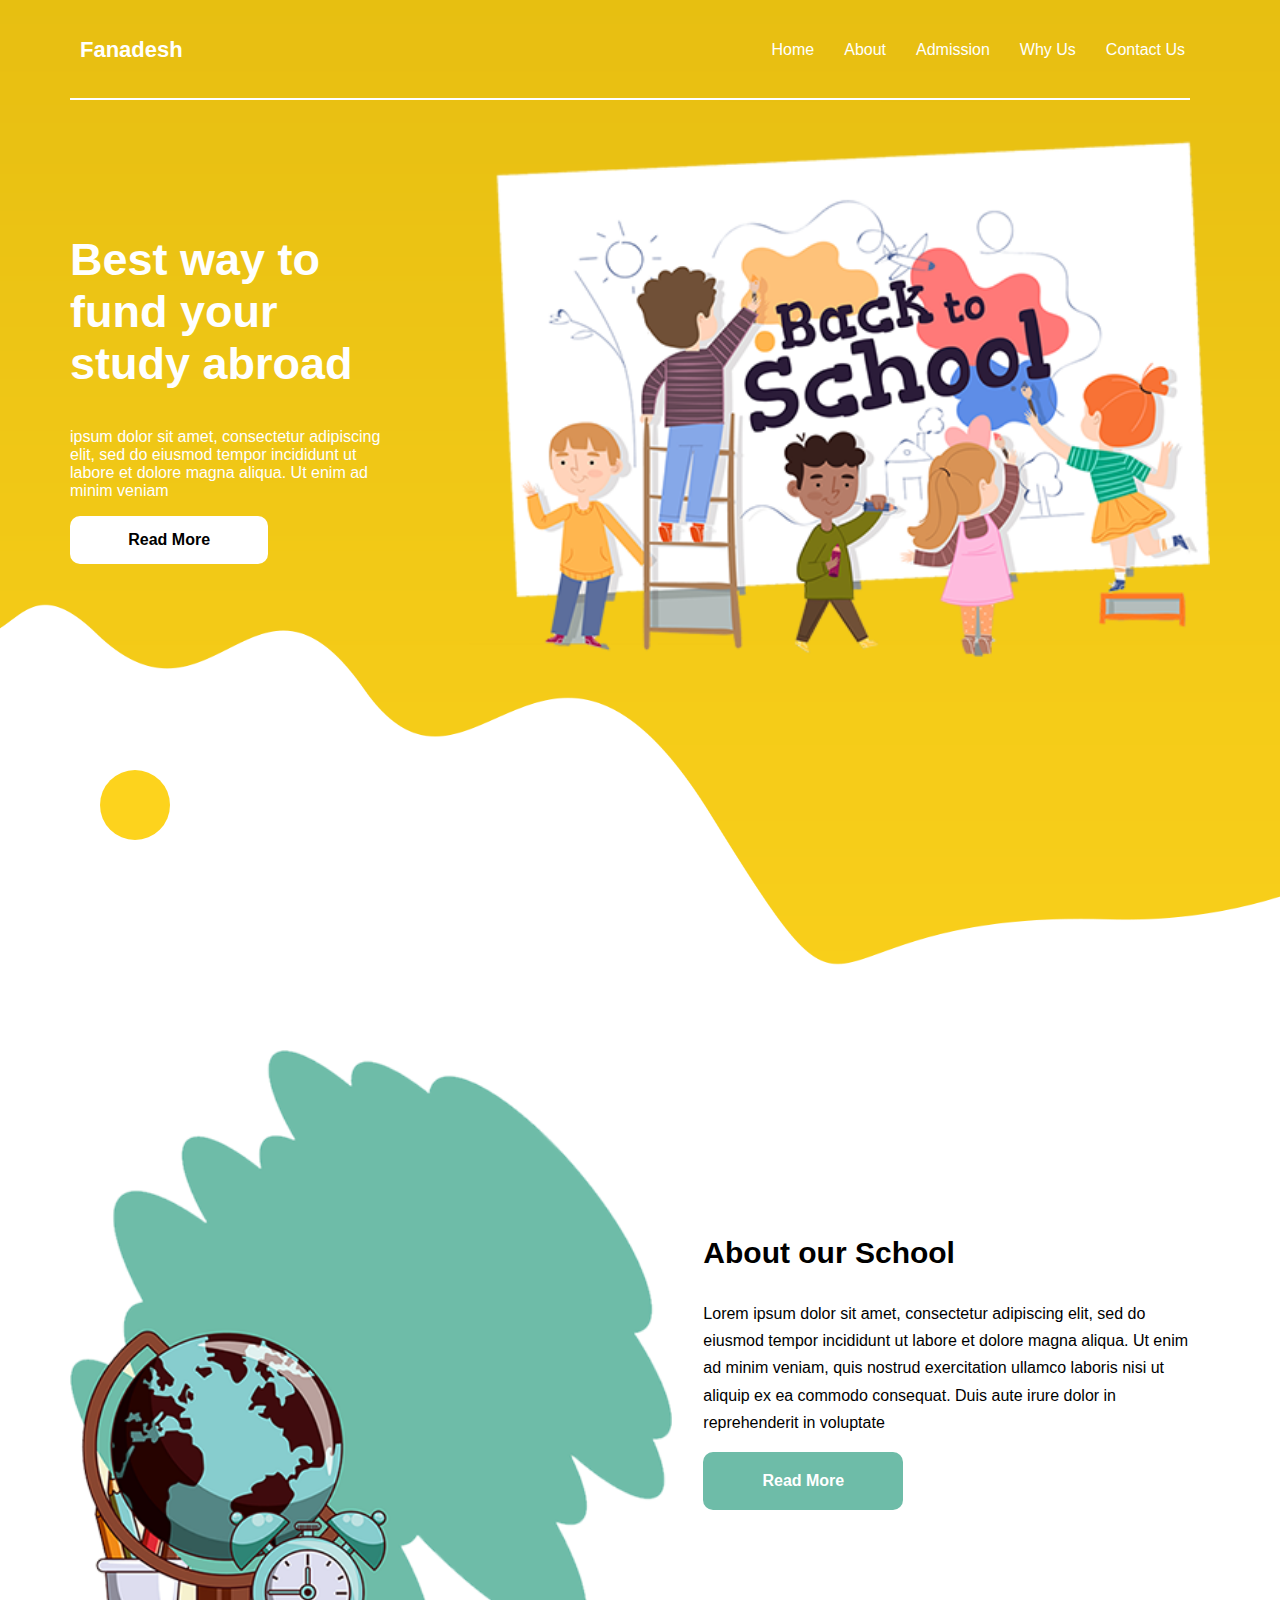
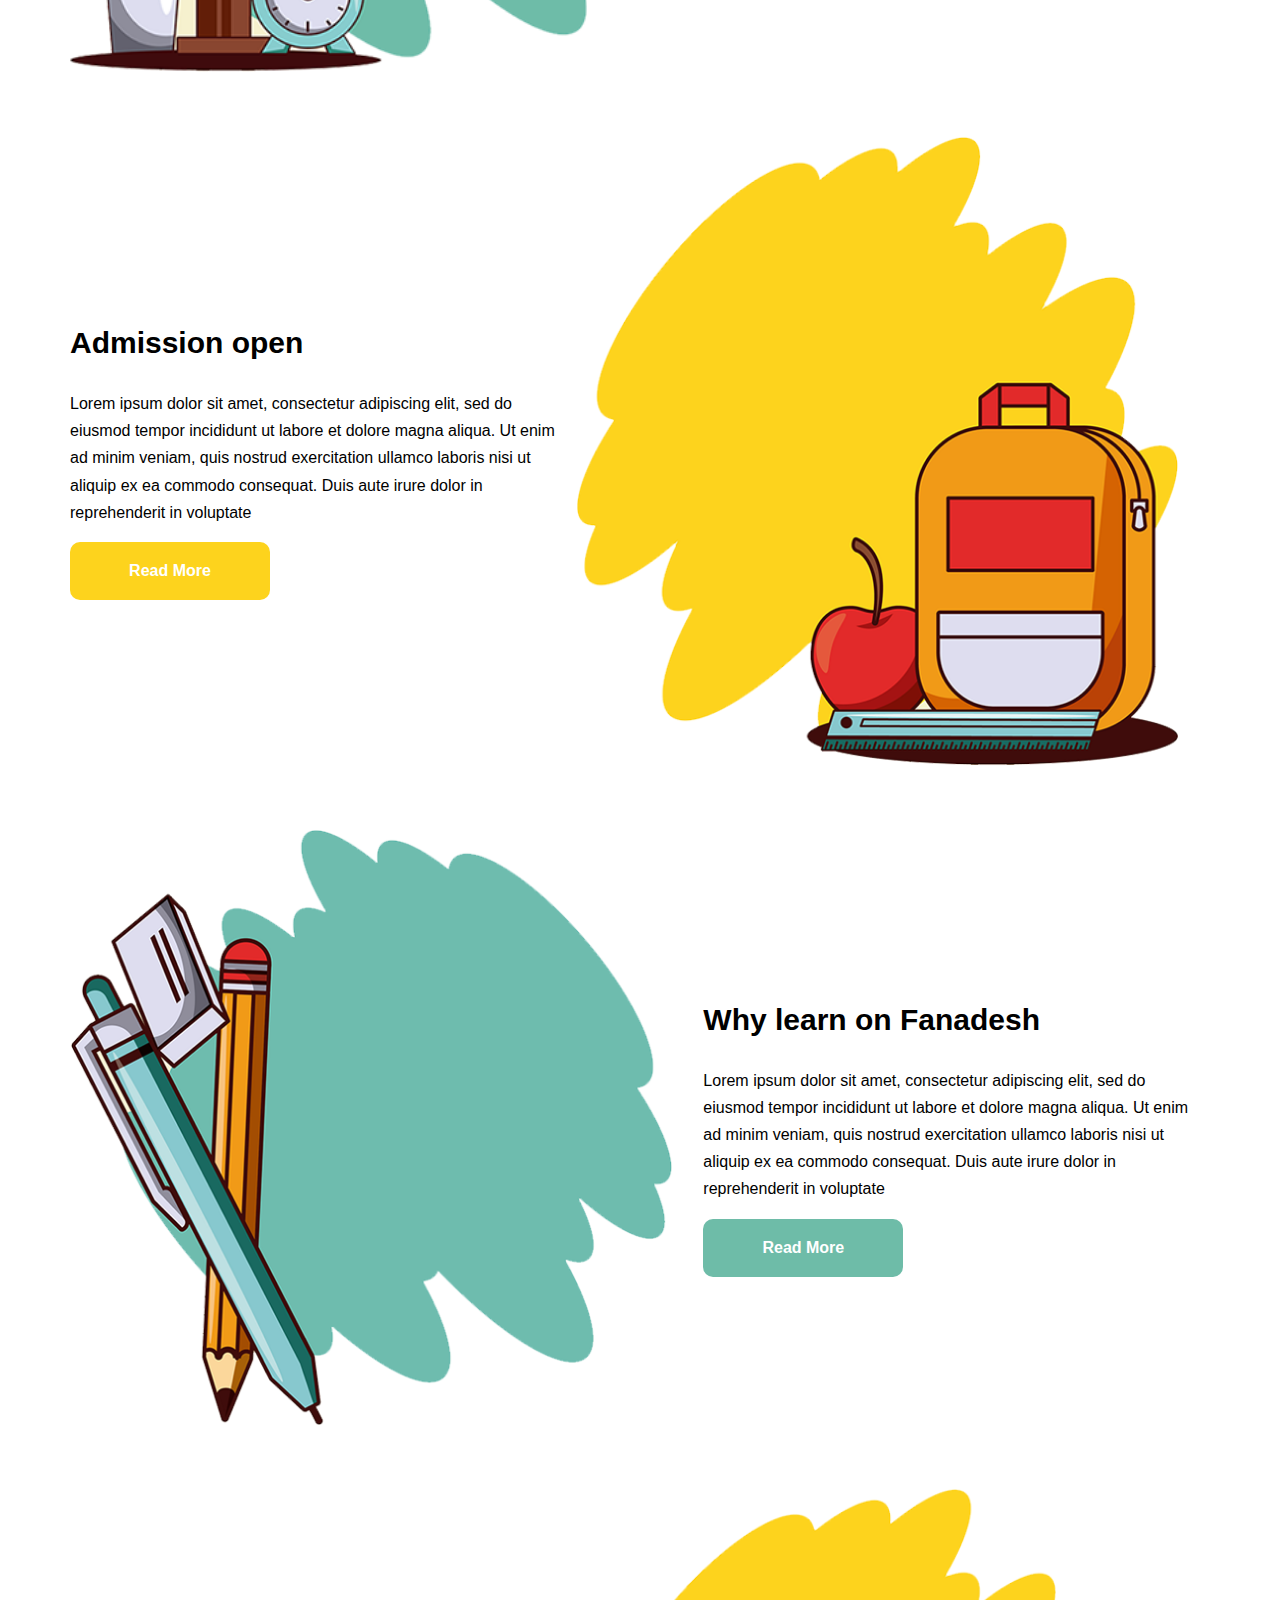
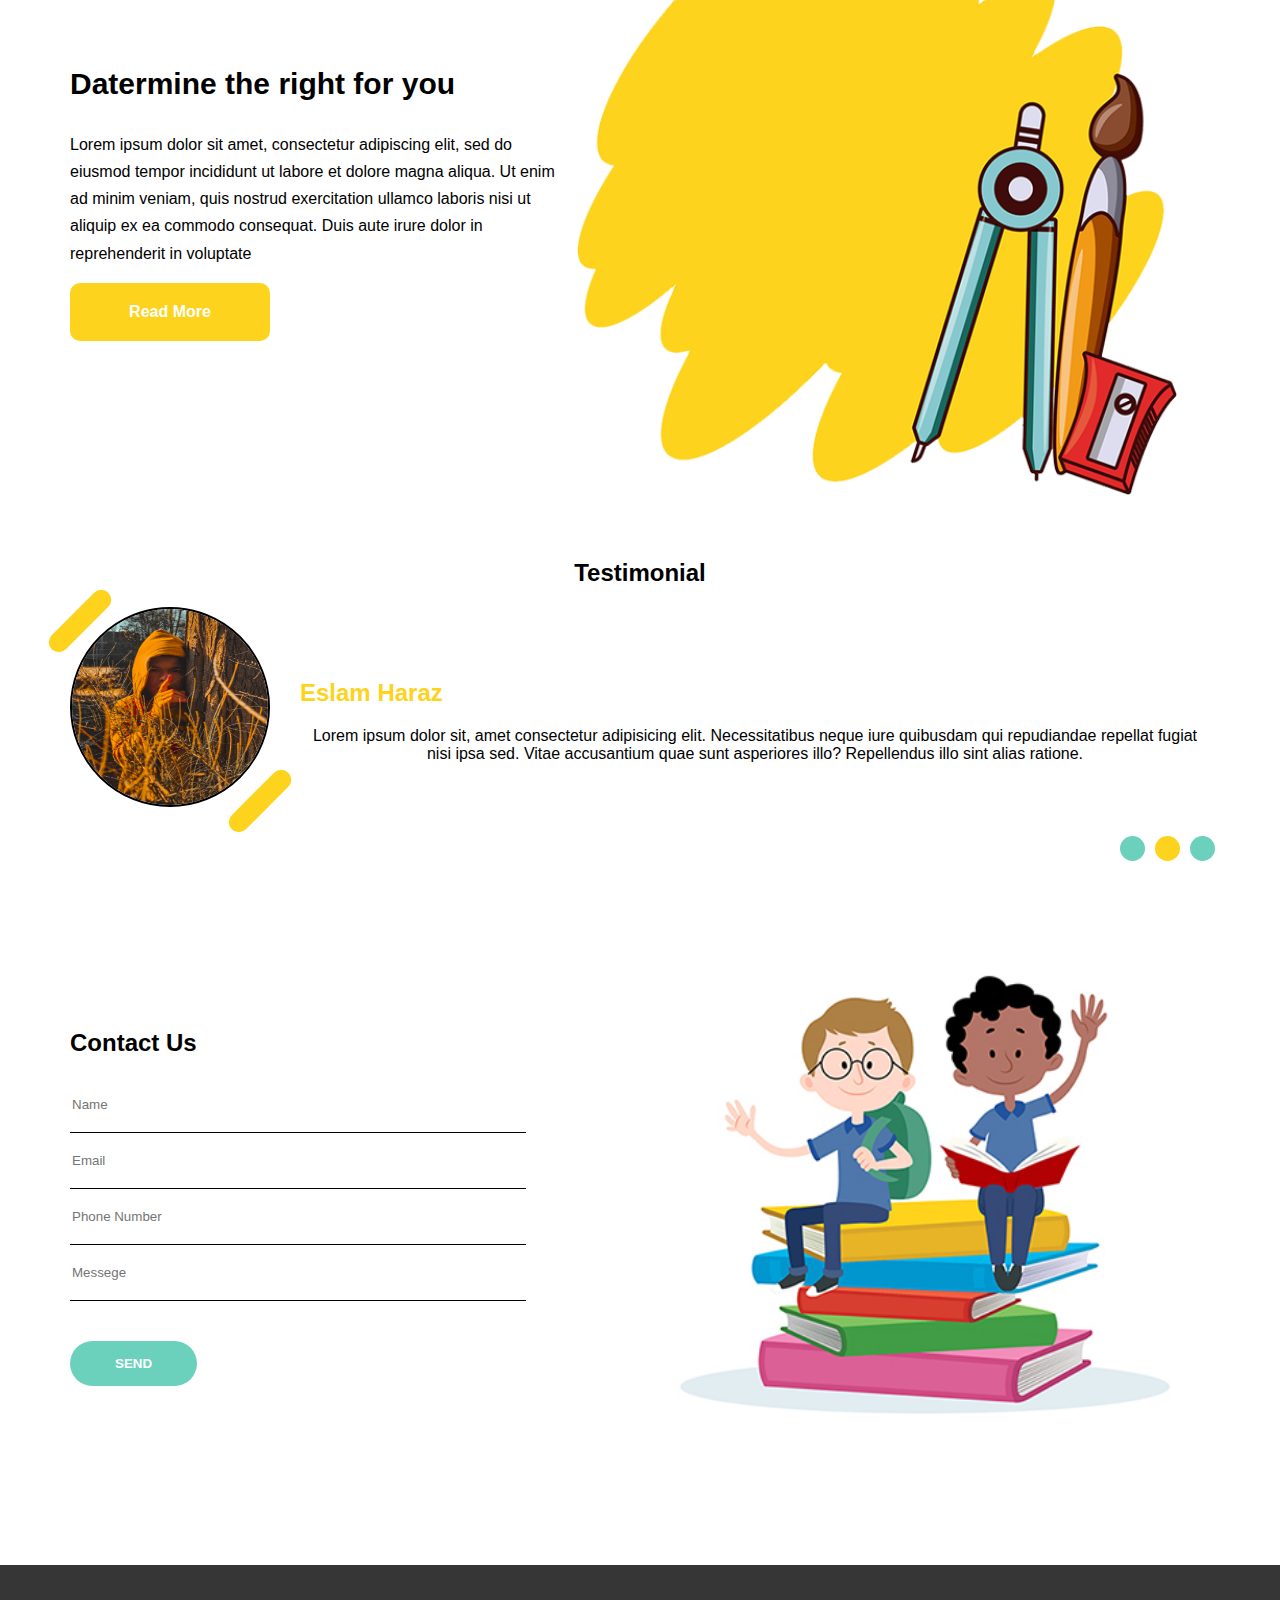
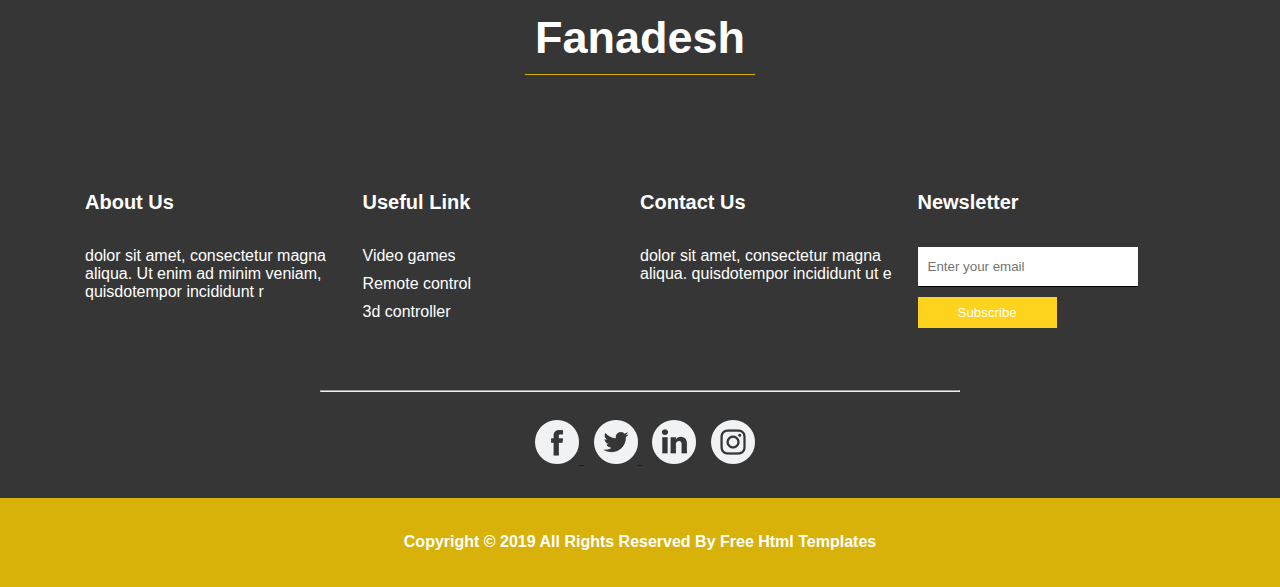
<file: index.html>
<!-- بسم الله الرحمن الرحيم -->
<!DOCTYPE html>
<html lang="en">
<head>
    <meta charset="UTF-8">
    <meta http-equiv="X-UA-Compatible" content="IE=edge">
    <!-- File Style Css -->
    <link rel="stylesheet" href="./css/style.css" >
    <!-- Render All Elements -->
    <link rel="stylesheet" href="./css/normalize.css">
    <!-- FontAwesome Library -->
    <link rel="stylesheet" href="./css/all.min.css" >
    <meta name="viewport" content="width=device-width, initial-scale=1.0">
    <title>Fanadesh</title>
</head>
<body>
    <!-- Start Header -->
    <div class="top-container">
        <div class="header">
        <div class="container">
            <div class="nav">
                <div class="page-name">
                    <a href="./index.html">
                        <span>Fanadesh</span>
                    </a>
                </div>
                <i class="fas fa-bars Es-menu"></i>
                <ul>
                    <li>
                        <a href="index.html">Home</a> 
                    </li>
                    <li>
                        <a href="about.html">About</a>
                    </li>
                    <li>
                        <a href="Admission.html">Admission</a>
                    </li>
                    <li>
                        <a href="#">Why Us</a>
                    </li>
                    <li>
                        <a href="#">Contact Us</a>
                    </li>
                </ul>
            </div>
        </div>
    </div>
    <div class="section">
        <section class="stydy container">
            <div class="box-detail">
                <h2>Best way to fund your study abroad</h2>
                <p>ipsum dolor sit amet, consectetur adipiscing elit, sed do eiusmod tempor incididunt ut labore et dolore magna aliqua. Ut enim ad minim veniam</p>
                <div class="Read">
                    <span>Read More</span>
                </div>
            </div>
            <div class="img-container">
                <img src="./images/hero.png">
            </div>
        </section>
    </div>
</div>
<!-- End Header -->
<!-- Start Content Of Page -->
<div class="content">
    <div class="about">
        <div class="container">
            <div class="row-1">
                <div class="image-1">
                <img src="./images/about.png">
            </div>
            </div>
            <div class="row-2">
                <div class="content">
                <h3>
                    About our School
                  </h3>
                  <p>
                    Lorem ipsum dolor sit amet, consectetur adipiscing elit, sed do eiusmod tempor incididunt ut labore et
                    dolore magna aliqua. Ut enim ad minim veniam, quis nostrud exercitation ullamco laboris nisi ut aliquip
                    ex ea commodo consequat. Duis aute irure dolor in reprehenderit in voluptate
                  </p>
                  <div class="more">
                    <a href="#" >
                      Read More
                    </a>
                  </div>
                </div>
            </div>
        </div>
    </div>
</div>
<div class="content">
    <div class="about">
        <div class="container row-reverse">
            <div class="row-1">
                <div class="image-1">
                <img src="./images/admission.png">
            </div>
            </div>
            <div class="row-2 ">
                <div class="content">
                <h3 class="flex-start">
                    Admission open
                  </h3>
                  <p class="flex-start">
                    Lorem ipsum dolor sit amet, consectetur adipiscing elit, sed do eiusmod tempor incididunt ut labore et
                    dolore magna aliqua. Ut enim ad minim veniam, quis nostrud exercitation ullamco laboris nisi ut aliquip
                    ex ea commodo consequat. Duis aute irure dolor in reprehenderit in voluptate
                  </p>
                  <div class="more flex-start ">
                    <a class="back-yellow" href="#" >
                      Read More
                    </a>
                  </div>
                </div>
            </div>
        </div>
    </div>
</div>
<div class="content">
    <div class="about">
        <div class="container">
            <div class="row-1">
                <div class="image-1">
                <img src="./images/why.png">
            </div>
            </div>
            <div class="row-2">
                <div class="content">
                <h3>
                    Why learn on Fanadesh
                  </h3>
                  <p>
                    Lorem ipsum dolor sit amet, consectetur adipiscing elit, sed do eiusmod tempor incididunt ut labore et
                    dolore magna aliqua. Ut enim ad minim veniam, quis nostrud exercitation ullamco laboris nisi ut aliquip
                    ex ea commodo consequat. Duis aute irure dolor in reprehenderit in voluptate
                  </p>
                  <div class="more">
                    <a href="#" >
                      Read More
                    </a>
                  </div>
                </div>
            </div>
        </div>
    </div>
</div>
<div class="content">
    <div class="about">
        <div class="container row-reverse">
            <div class="row-1">
                <div class="image-1">
                <img src="./images/determine.png">
            </div>
            </div>
            <div class="row-2">
                <div class="content">
                <h3 class="flex-start">
                    Datermine the right for you
                  </h3>
                  <p class="flex-start">
                    Lorem ipsum dolor sit amet, consectetur adipiscing elit, sed do eiusmod tempor incididunt ut labore et
                    dolore magna aliqua. Ut enim ad minim veniam, quis nostrud exercitation ullamco laboris nisi ut aliquip
                    ex ea commodo consequat. Duis aute irure dolor in reprehenderit in voluptate
                  </p>
                  <div class="more flex-start ">
                    <a class="back-yellow" href="#" >
                      Read More
                    </a>
                  </div>
                </div>
            </div>
        </div>
    </div>
</div>
<!-- End Contant Of Page -->
<!-- Start Description Section -->
<div class="Descript-me">
    <h2>Testimonial</h2>
    <Div class="container">
        <div class="photo">
            <img src="./images/IMG_٢٠٢١٠٣٢٦_١٨١٤٢٧.jpg">
        </div>
        <div class="info">
            <h2>Eslam Haraz</h2>
            <p>Lorem ipsum dolor sit, amet consectetur adipisicing elit. Necessitatibus neque iure quibusdam qui repudiandae 
                repellat fugiat nisi ipsa sed. Vitae accusantium quae sunt asperiores illo? Repellendus illo sint alias ratione.</p>
        </div>
        <div class="circle">
        <span></span>
        <span></span>
        <span></span>
    </div>
    </Div>
</div>
<!-- End Description Section -->
<!-- Start Foem Information -->
<div class="form-information">
    <div class="container">
        <div class="row">
            <div class="content-1">
                <h2>Contact Us</h2>
            </div>
            <form>
                <div class="contact-form">
                    <div>
                        <div>
                            <input type="text" placeholder="Name">
                        </div>
                        <div>
                            <input type="email" placeholder="Email">
                        </div>
                        <div>
                            <input type="text" placeholder="Phone Number">
                        </div>
                        <div class="mes">
                            <input type="text" placeholder="Messege">
                        </div>
                        <div class="butt">
                            <button type="submit">SEND</button>
                        </div>
                    </div>
                </div>
            </form>
        </div>
        <div class="row">
            <div class="children">
                <img src="./images/students.jpg">
            </div>
        </div>
    </div>
</div>
<!-- End Foem Information -->
<!-- Start Footer -->
<section class="footer">
    <div class="info-adress">
      <h2>
          Fanadesh
      </h2>
    </div>
      <div class="container">
        <div class="row-3">
          <div class="col">
            <h5>
                About Us                                                                             
            </h5>
           <p>
              dolor sit amet, consectetur magna aliqua. Ut enim ad minim veniam, quisdotempor incididunt r 
           </p>
          </div>
          <div class="col">
            <h5>
                Useful Link 
            </h5>
            <ul>
              <li>
                <a href="">
                    Video games
                </a>
              </li>
              <li>
               <a href="">
                  Remote control
               </a>
              </li>
              <li>
                <a href="">
                    3d controller
                </a>
              </li>
            </ul>
          </div>
          <div class="col">
            <h5>
                Contact Us
            </h5>
            <p>
                dolor sit amet, consectetur magna aliqua. quisdotempor incididunt ut e 
            </p>
          </div>
          <div class="col">
       
            <div class="subscribe">
              <h5>
                  Newsletter
              </h5>
              <div class="form_container">
                <form action="">
                  <input type="email" placeholder="Enter your email">
                  <button type="submit">
                    Subscribe
                  </button>
                </form>
              </div>
            </div>
            
          </div>
        </div>
    </div>
    <hr />
    <div class="container">
        <div class="icon-container">
            <div class="icon-box">
                <a href="https://www.facebook.com/islam.haraz.3" target="_blank" >
                    <img src="images/fb.png" alt="">
                  </a>
                  <a href="https://twitter.com/Anasmsm55268400" target="_blank">
                    <img src="images/twitter.png" alt="">
                  </a>
                  <a href="">
                    <img src="images/linkedin.png" alt="">
                  </a>
                  <a href="https://www.instagram.com/eslam_haraz.30/" target="_blank">
                    <img src="images/instagram.png" alt="">
                  </a>
            </div>
        </div>
      </div>
      <div class="coby-right">
        <p>
            Copyright © 2019 All Rights Reserved By
            <a href="https://html.design/">Free Html Templates</a>
          </p>      
        </div>
</body>
</html>
<!-- End Footer -->

<!-- الف حمد وشكر لك يا الله -->
</file>
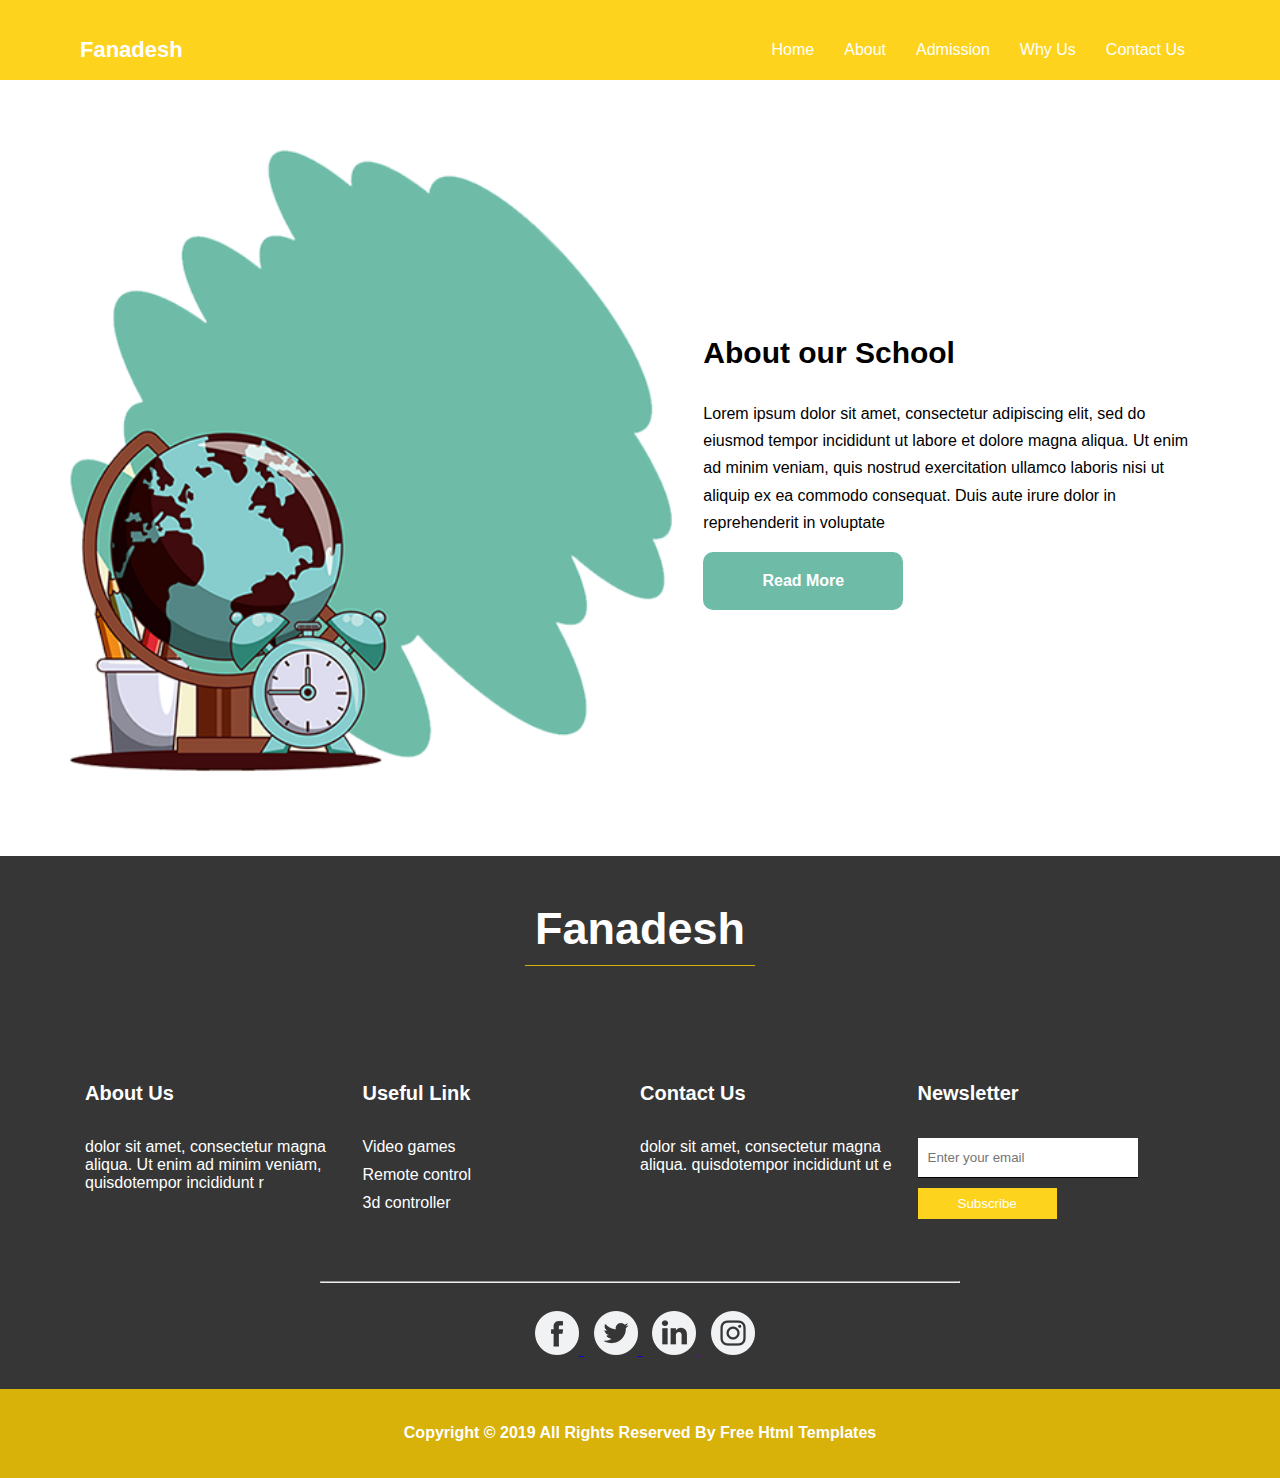
<file: about.html>
<!DOCTYPE html>
<html lang="en">
<head>
  <meta charset="UTF-8">
  <meta http-equiv="X-UA-Compatible" content="IE=edge">
  <meta name="viewport" content="width=device-width, initial-scale=1.0">
   <!-- File Style Css -->
   <link rel="stylesheet" href="./css/style.css" >
   <!-- Render All Elements -->
   <link rel="stylesheet" href="./css/normalize.css">
   <!-- FontAwesome Library -->
   <link rel="stylesheet" href="./css/all.min.css" >
  <title>About</title>
</head>
<body>
    
    <div class="header another-page">
        <div class="container">
        <div class="nav">
            <div class="page-name">
                <a href="./index.html">
                    <span>Fanadesh</span>
                </a>
            </div>
            <i class="fas fa-bars Es-menu"></i>
            <ul>
                <li>
                    <a href="index.html">Home</a> 
                </li>
                <li>
                    <a href="about.html">About</a>
                </li>
                <li>
                    <a href="Admission.html">Admission</a>
                </li>
                <li>
                    <a href="WhyUs.html">Why Us</a>
                </li>
                <li>
                    <a href="ContactUs.html">Contact Us</a>
                </li>
            </ul>
        </div>
    </div>
    <div class="content">
        <div class="about">
            <div class="container">
                <div class="row-1">
                    <div class="image-1">
                    <img src="./images/about.png">
                </div>
                </div>
                <div class="row-2">
                    <div class="content">
                    <h3>
                        About our School
                      </h3>
                      <p>
                        Lorem ipsum dolor sit amet, consectetur adipiscing elit, sed do eiusmod tempor incididunt ut labore et
                        dolore magna aliqua. Ut enim ad minim veniam, quis nostrud exercitation ullamco laboris nisi ut aliquip
                        ex ea commodo consequat. Duis aute irure dolor in reprehenderit in voluptate
                      </p>
                      <div class="more">
                        <a href="#" >
                          Read More
                        </a>
                      </div>
                    </div>
                </div>
            </div>
        </div>
    </div>
    <section class="footer">
        <div class="info-adress">
          <h2>
              Fanadesh
          </h2>
        </div>
          <div class="container">
            <div class="row-3">
              <div class="col">
                <h5>
                    About Us                                                                             
                </h5>
               <p>
                  dolor sit amet, consectetur magna aliqua. Ut enim ad minim veniam, quisdotempor incididunt r 
               </p>
              </div>
              <div class="col">
                <h5>
                    Useful Link 
                </h5>
                <ul>
                  <li>
                    <a href="">
                        Video games
                    </a>
                  </li>
                  <li>
                   <a href="">
                      Remote control
                   </a>
                  </li>
                  <li>
                    <a href="">
                        3d controller
                    </a>
                  </li>
                </ul>
              </div>
              <div class="col">
                <h5>
                    Contact Us
                </h5>
                <p>
                    dolor sit amet, consectetur magna aliqua. quisdotempor incididunt ut e 
                </p>
              </div>
              <div class="col">
           
                <div class="subscribe">
                  <h5>
                      Newsletter
                  </h5>
                  <div class="form_container">
                    <form action="">
                      <input type="email" placeholder="Enter your email">
                      <button type="submit">
                        Subscribe
                      </button>
                    </form>
                  </div>
                </div>
                
              </div>
            </div>
        </div>
        <hr />
        <div class="container">
            <div class="icon-container">
                <div class="icon-box">
                    <a href="https://www.facebook.com/islam.haraz.3" target="_blank" >
                        <img src="images/fb.png" alt="">
                      </a>
                      <a href="https://twitter.com/Anasmsm55268400" target="_blank">
                        <img src="images/twitter.png" alt="">
                      </a>
                      <a href="">
                        <img src="images/linkedin.png" alt="">
                      </a>
                      <a href="https://www.instagram.com/eslam_haraz.30/" target="_blank">
                        <img src="images/instagram.png" alt="">
                      </a>
                </div>
            </div>
          </div>
          <div class="coby-right">
            <p>
                Copyright © 2019 All Rights Reserved By
                <a href="https://html.design/">Free Html Templates</a>
              </p>      
            </div>
</body>
</html>
</file>
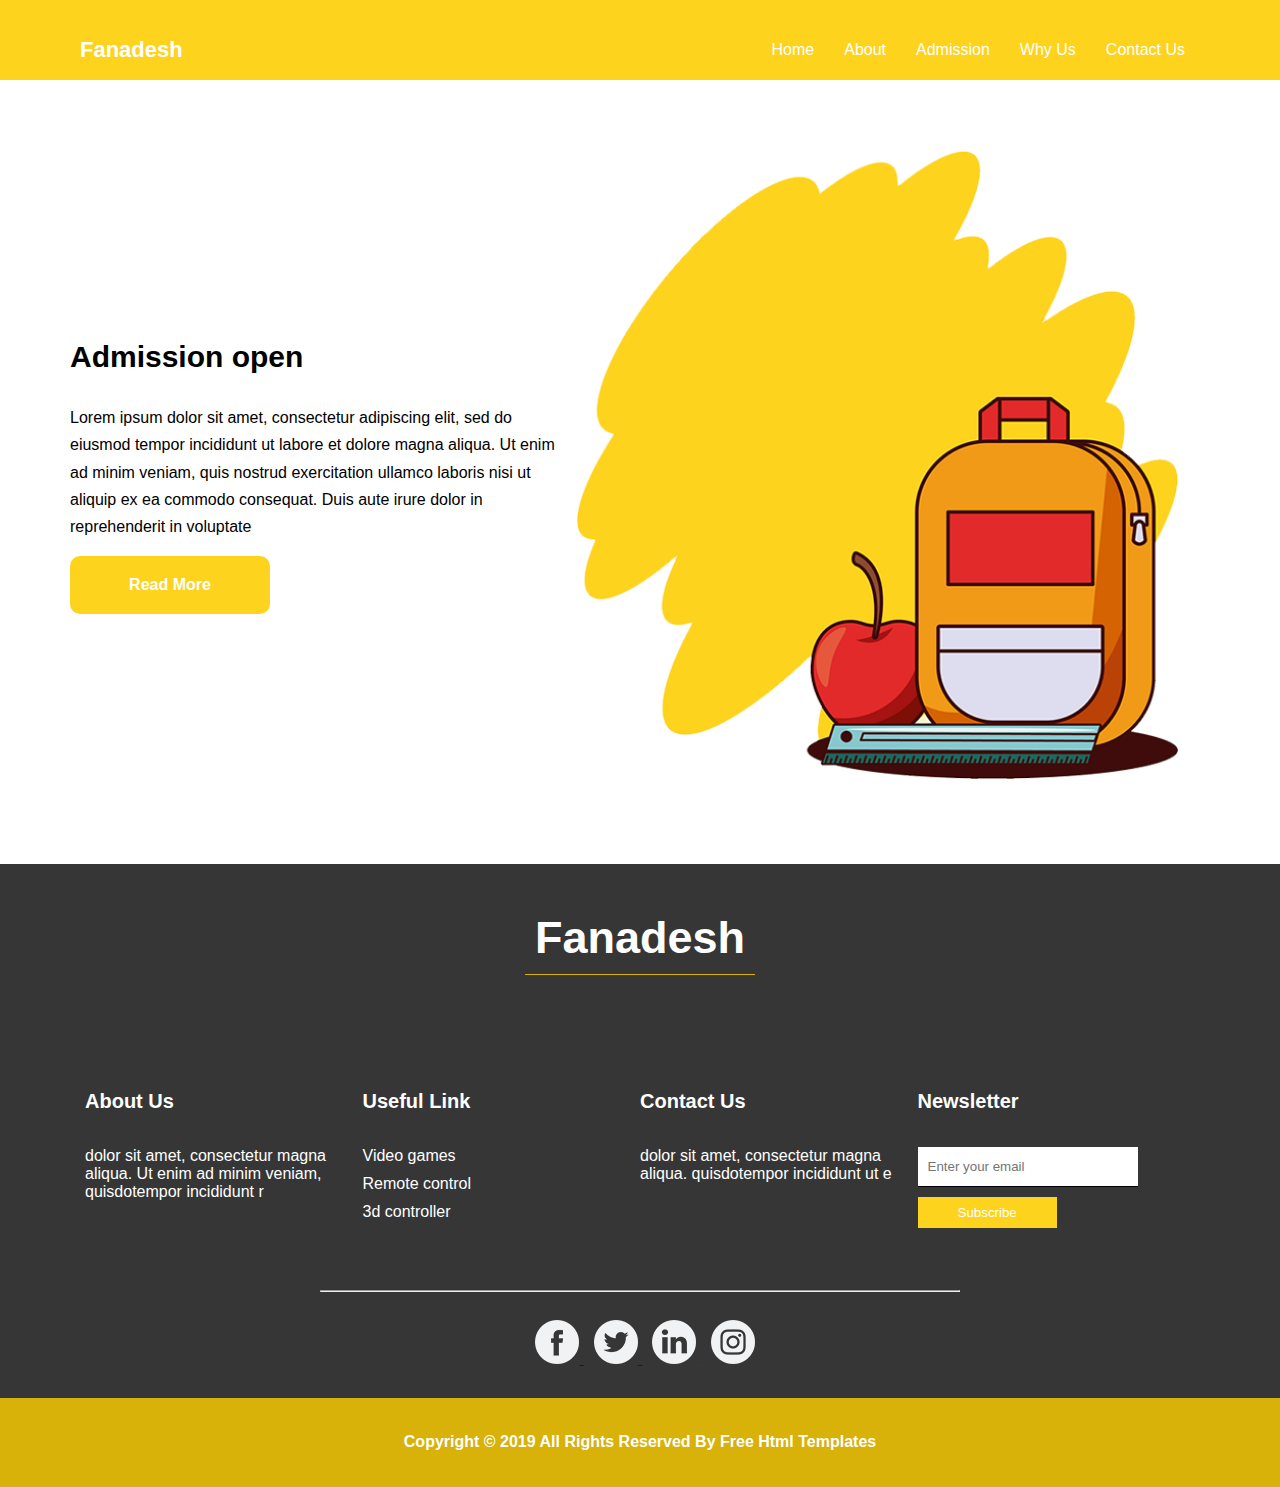
<file: Admission.html>
<!DOCTYPE html>
<html lang="en">
<head>
  <meta charset="UTF-8">
  <meta http-equiv="X-UA-Compatible" content="IE=edge">
  <meta name="viewport" content="width=device-width, initial-scale=1.0">
   <!-- File Style Css -->
   <link rel="stylesheet" href="./css/style.css" >
   <!-- Render All Elements -->
   <link rel="stylesheet" href="./css/normalize.css">
   <!-- FontAwesome Library -->
   <link rel="stylesheet" href="./css/all.min.css" >
  <title>Admission</title>
</head>
<body>
    
    <div class="header another-page">
        <div class="container">
        <div class="nav">
            <div class="page-name">
                <a href="./index.html">
                    <span>Fanadesh</span>
                </a>
            </div>
            <i class="fas fa-bars Es-menu"></i>
            <ul>
                <li>
                    <a href="index.html">Home</a> 
                </li>
                <li>
                    <a href="about.html">About</a>
                </li>
                <li>
                    <a href="Admission.html">Admission</a>
                </li>
                <li>
                    <a href="WhyUs.html">Why Us</a>
                </li>
                <li>
                    <a href="ContactUs.html">Contact Us</a>
                </li>
            </ul>
        </div>
    </div>
    <div class="content">
        <div class="about">
            <div class="container row-reverse">
                <div class="row-1">
                    <div class="image-1">
                    <img src="./images/admission.png">
                </div>
                </div>
                <div class="row-2 ">
                    <div class="content">
                    <h3 class="flex-start">
                        Admission open
                      </h3>
                      <p class="flex-start">
                        Lorem ipsum dolor sit amet, consectetur adipiscing elit, sed do eiusmod tempor incididunt ut labore et
                        dolore magna aliqua. Ut enim ad minim veniam, quis nostrud exercitation ullamco laboris nisi ut aliquip
                        ex ea commodo consequat. Duis aute irure dolor in reprehenderit in voluptate
                      </p>
                      <div class="more flex-start ">
                        <a class="back-yellow" href="#" >
                          Read More
                        </a>
                      </div>
                    </div>
                </div>
            </div>
        </div>
    </div>
    <section class="footer">
        <div class="info-adress">
          <h2>
              Fanadesh
          </h2>
        </div>
          <div class="container">
            <div class="row-3">
              <div class="col">
                <h5>
                    About Us                                                                             
                </h5>
               <p>
                  dolor sit amet, consectetur magna aliqua. Ut enim ad minim veniam, quisdotempor incididunt r 
               </p>
              </div>
              <div class="col">
                <h5>
                    Useful Link 
                </h5>
                <ul>
                  <li>
                    <a href="">
                        Video games
                    </a>
                  </li>
                  <li>
                   <a href="">
                      Remote control
                   </a>
                  </li>
                  <li>
                    <a href="">
                        3d controller
                    </a>
                  </li>
                </ul>
              </div>
              <div class="col">
                <h5>
                    Contact Us
                </h5>
                <p>
                    dolor sit amet, consectetur magna aliqua. quisdotempor incididunt ut e 
                </p>
              </div>
              <div class="col">
           
                <div class="subscribe">
                  <h5>
                      Newsletter
                  </h5>
                  <div class="form_container">
                    <form action="">
                      <input type="email" placeholder="Enter your email">
                      <button type="submit">
                        Subscribe
                      </button>
                    </form>
                  </div>
                </div>
                
              </div>
            </div>
        </div>
        <hr />
        <div class="container">
            <div class="icon-container">
                <div class="icon-box">
                    <a href="https://www.facebook.com/islam.haraz.3" target="_blank" >
                        <img src="images/fb.png" alt="">
                      </a>
                      <a href="https://twitter.com/Anasmsm55268400" target="_blank">
                        <img src="images/twitter.png" alt="">
                      </a>
                      <a href="">
                        <img src="images/linkedin.png" alt="">
                      </a>
                      <a href="https://www.instagram.com/eslam_haraz.30/" target="_blank">
                        <img src="images/instagram.png" alt="">
                      </a>
                </div>
            </div>
          </div>
          <div class="coby-right">
            <p>
                Copyright © 2019 All Rights Reserved By
                <a href="https://html.design/">Free Html Templates</a>
              </p>      
            </div>
</body>
</html>
</file>
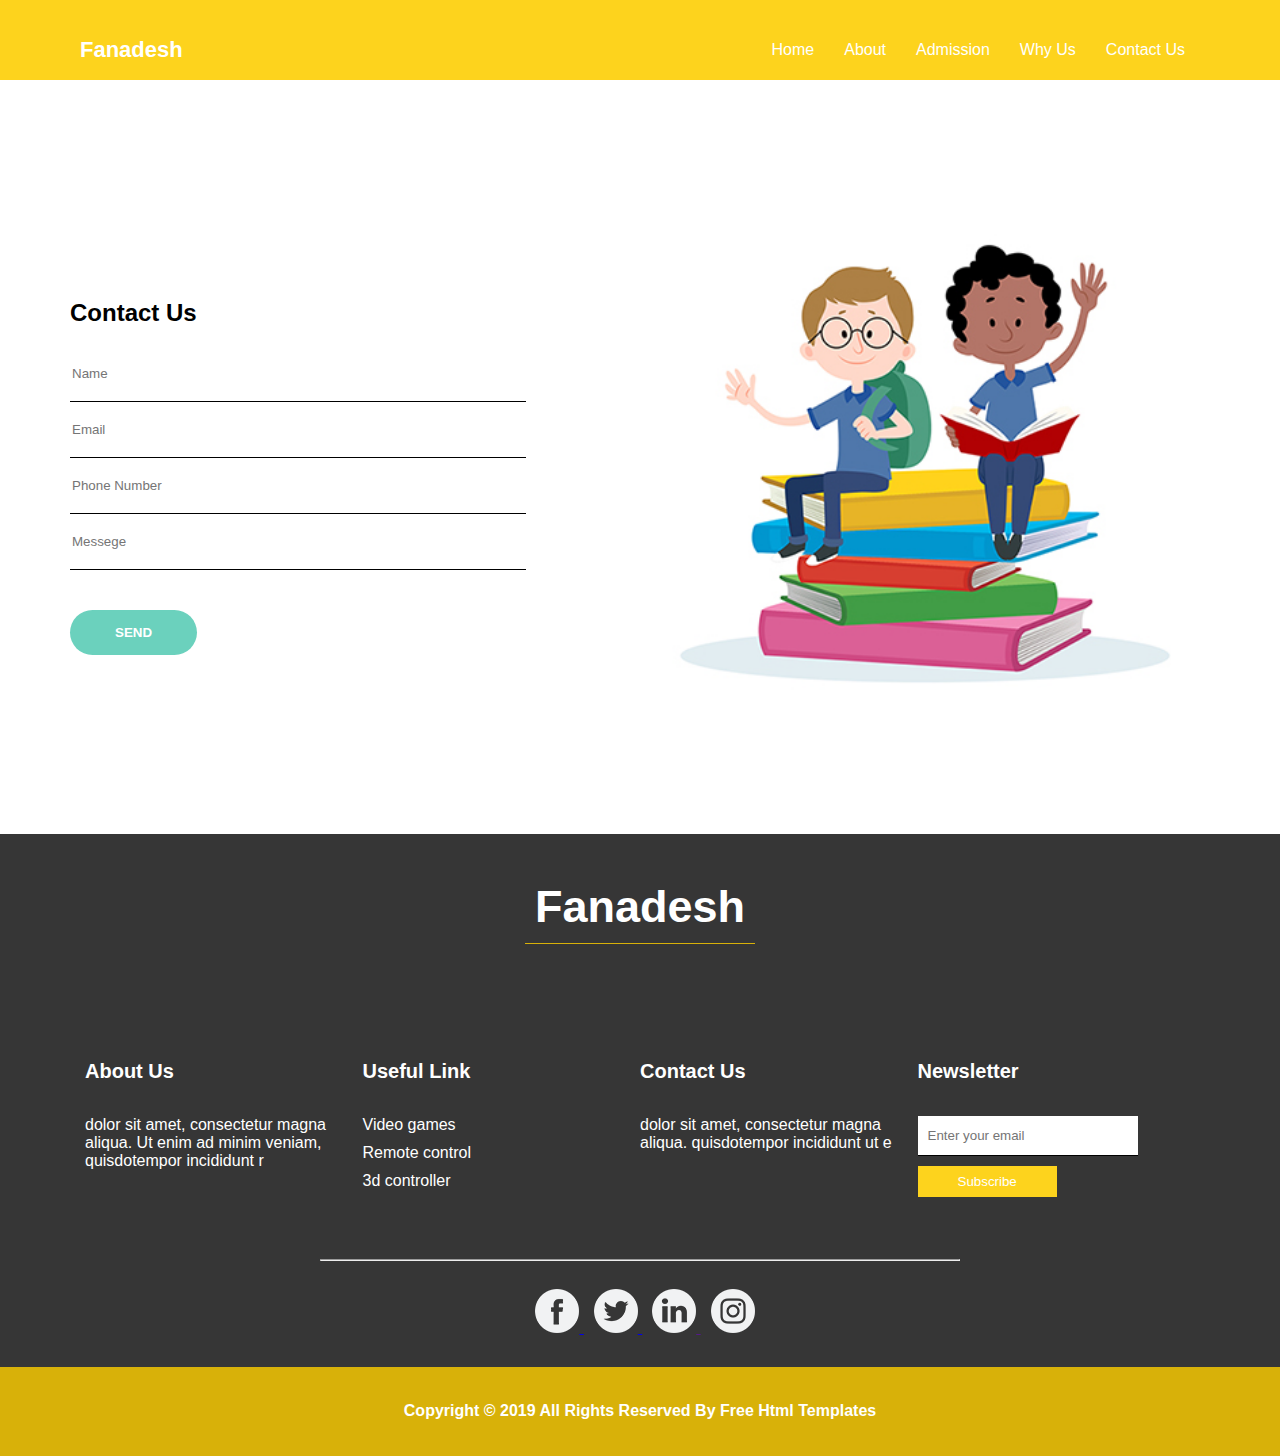
<file: ContactUs.html>
<!DOCTYPE html>
<html lang="en">
<head>
  <meta charset="UTF-8">
  <meta http-equiv="X-UA-Compatible" content="IE=edge">
  <meta name="viewport" content="width=device-width, initial-scale=1.0">
   <!-- File Style Css -->
   <link rel="stylesheet" href="./css/style.css" >
   <!-- Render All Elements -->
   <link rel="stylesheet" href="./css/normalize.css">
   <!-- FontAwesome Library -->
   <link rel="stylesheet" href="./css/all.min.css" >
  <title>ContactUs</title>
</head>
<body>
    
    <div class="header another-page">
        <div class="container">
        <div class="nav">
            <div class="page-name">
                <a href="./index.html">
                    <span>Fanadesh</span>
                </a>
            </div>
            <i class="fas fa-bars Es-menu"></i>
            <ul>
                <li>
                    <a href="index.html">Home</a> 
                </li>
                <li>
                    <a href="about.html">About</a>
                </li>
                <li>
                    <a href="Admission.html">Admission</a>
                </li>
                <li>
                    <a href="WhyUs.html">Why Us</a>
                </li>
                <li>
                    <a href="ContactUs.html">Contact Us</a>
                </li>
            </ul>
        </div>
    </div>
    <div class="form-information">
        <div class="container">
            <div class="row">
                <div class="content-1">
                    <h2>Contact Us</h2>
                </div>
                <form>
                    <div class="contact-form">
                        <div>
                            <div>
                                <input type="text" placeholder="Name">
                            </div>
                            <div>
                                <input type="email" placeholder="Email">
                            </div>
                            <div>
                                <input type="text" placeholder="Phone Number">
                            </div>
                            <div class="mes">
                                <input type="text" placeholder="Messege">
                            </div>
                            <div class="butt">
                                <button type="submit">SEND</button>
                            </div>
                        </div>
                    </div>
                </form>
            </div>
            <div class="row">
                <div class="children">
                    <img src="./images/students.jpg">
                </div>
            </div>
        </div>
    </div>
    <section class="footer">
        <div class="info-adress">
          <h2>
              Fanadesh
          </h2>
        </div>
          <div class="container">
            <div class="row-3">
              <div class="col">
                <h5>
                    About Us                                                                             
                </h5>
               <p>
                  dolor sit amet, consectetur magna aliqua. Ut enim ad minim veniam, quisdotempor incididunt r 
               </p>
              </div>
              <div class="col">
                <h5>
                    Useful Link 
                </h5>
                <ul>
                  <li>
                    <a href="">
                        Video games
                    </a>
                  </li>
                  <li>
                   <a href="">
                      Remote control
                   </a>
                  </li>
                  <li>
                    <a href="">
                        3d controller
                    </a>
                  </li>
                </ul>
              </div>
              <div class="col">
                <h5>
                    Contact Us
                </h5>
                <p>
                    dolor sit amet, consectetur magna aliqua. quisdotempor incididunt ut e 
                </p>
              </div>
              <div class="col">
           
                <div class="subscribe">
                  <h5>
                      Newsletter
                  </h5>
                  <div class="form_container">
                    <form action="">
                      <input type="email" placeholder="Enter your email">
                      <button type="submit">
                        Subscribe
                      </button>
                    </form>
                  </div>
                </div>
                
              </div>
            </div>
        </div>
        <hr />
        <div class="container">
            <div class="icon-container">
                <div class="icon-box">
                    <a href="https://www.facebook.com/islam.haraz.3" target="_blank" >
                        <img src="images/fb.png" alt="">
                      </a>
                      <a href="https://twitter.com/Anasmsm55268400" target="_blank">
                        <img src="images/twitter.png" alt="">
                      </a>
                      <a href="">
                        <img src="images/linkedin.png" alt="">
                      </a>
                      <a href="https://www.instagram.com/eslam_haraz.30/" target="_blank">
                        <img src="images/instagram.png" alt="">
                      </a>
                </div>
            </div>
          </div>
          <div class="coby-right">
            <p>
                Copyright © 2019 All Rights Reserved By
                <a href="https://html.design/">Free Html Templates</a>
              </p>      
            </div>
</body>
</file>
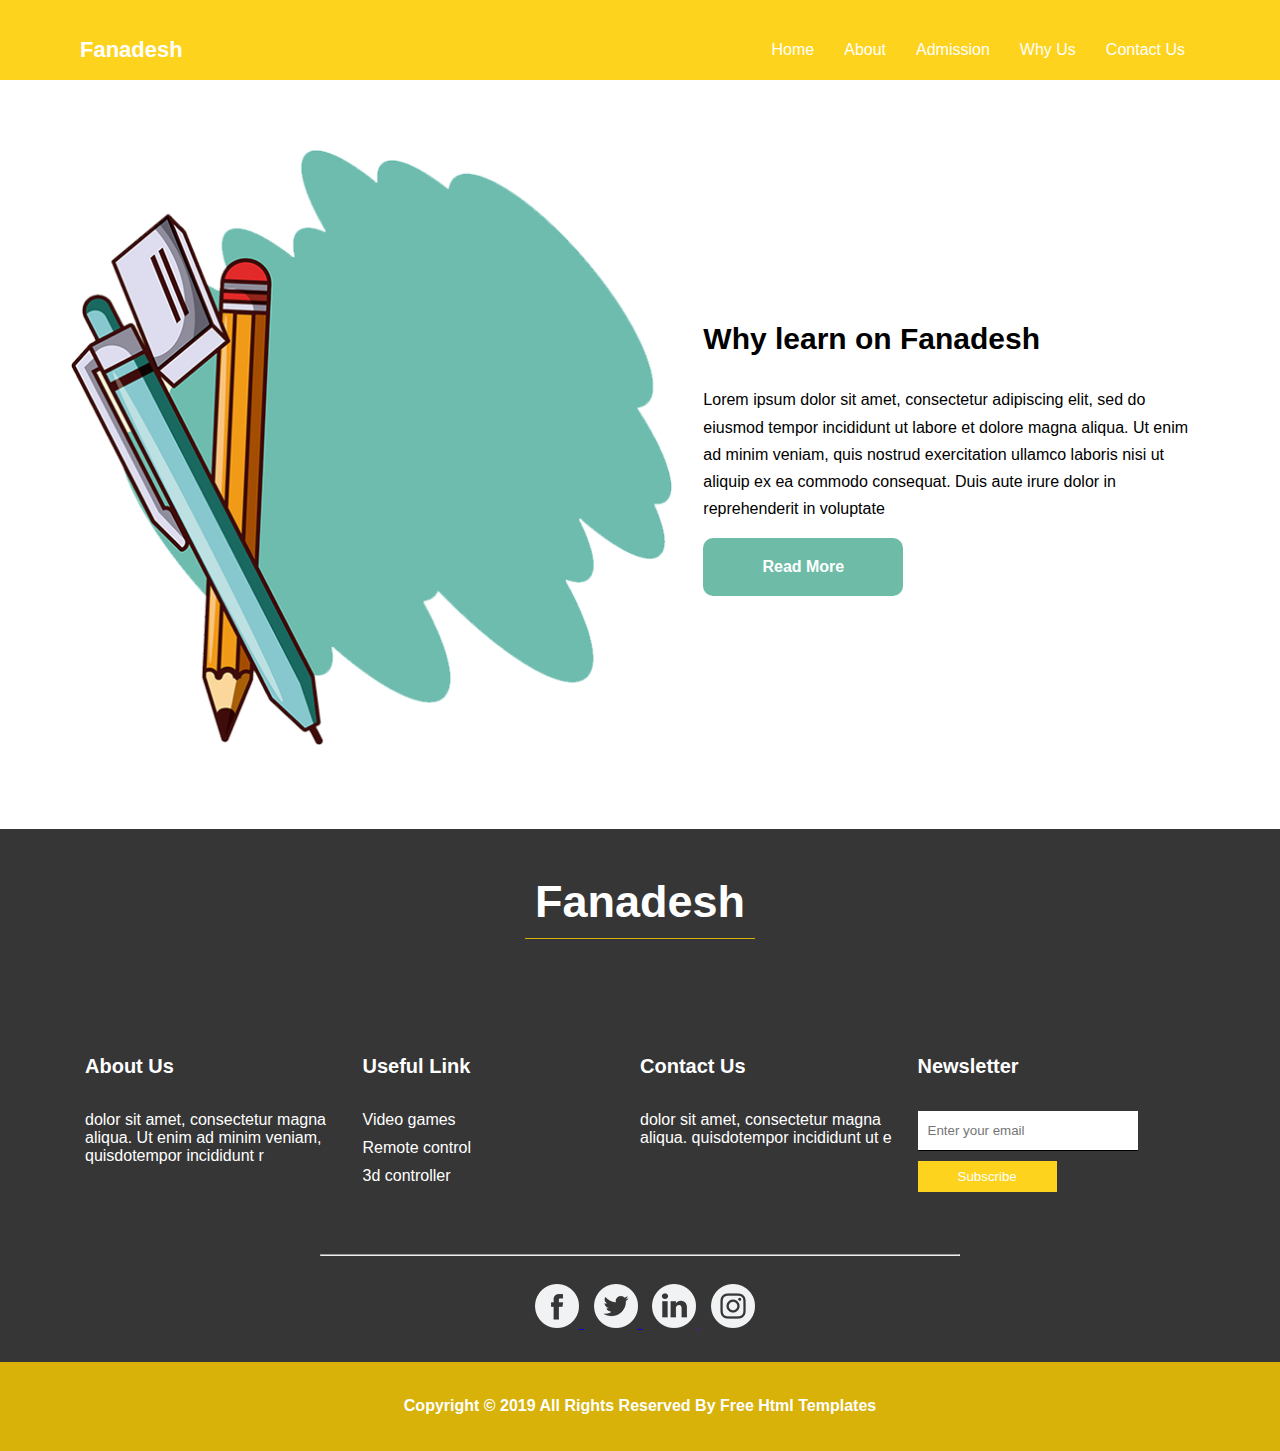
<file: WhyUs.html>
<!DOCTYPE html>
<html lang="en">
<head>
  <meta charset="UTF-8">
  <meta http-equiv="X-UA-Compatible" content="IE=edge">
  <meta name="viewport" content="width=device-width, initial-scale=1.0">
   <!-- File Style Css -->
   <link rel="stylesheet" href="./css/style.css" >
   <!-- Render All Elements -->
   <link rel="stylesheet" href="./css/normalize.css">
   <!-- FontAwesome Library -->
   <link rel="stylesheet" href="./css/all.min.css" >
  <title>WhyUs</title>
</head>
<body>
    
    <div class="header another-page">
        <div class="container">
        <div class="nav">
            <div class="page-name">
                <a href="./index.html">
                    <span>Fanadesh</span>
                </a>
            </div>
            <i class="fas fa-bars Es-menu"></i>
            <ul>
                <li>
                    <a href="index.html">Home</a> 
                </li>
                <li>
                    <a href="about.html">About</a>
                </li>
                <li>
                    <a href="Admission.html">Admission</a>
                </li>
                <li>
                    <a href="WhyUs.html">Why Us</a>
                </li>
                <li>
                    <a href="ContactUs.html">Contact Us</a>
                </li>
            </ul>
        </div>
    </div>
    <div class="content">
        <div class="about">
            <div class="container">
                <div class="row-1">
                    <div class="image-1">
                    <img src="./images/why.png">
                </div>
                </div>
                <div class="row-2">
                    <div class="content">
                    <h3>
                        Why learn on Fanadesh
                      </h3>
                      <p>
                        Lorem ipsum dolor sit amet, consectetur adipiscing elit, sed do eiusmod tempor incididunt ut labore et
                        dolore magna aliqua. Ut enim ad minim veniam, quis nostrud exercitation ullamco laboris nisi ut aliquip
                        ex ea commodo consequat. Duis aute irure dolor in reprehenderit in voluptate
                      </p>
                      <div class="more">
                        <a href="#" >
                          Read More
                        </a>
                      </div>
                    </div>
                </div>
            </div>
        </div>
    </div>
    <section class="footer">
        <div class="info-adress">
          <h2>
              Fanadesh
          </h2>
        </div>
          <div class="container">
            <div class="row-3">
              <div class="col">
                <h5>
                    About Us                                                                             
                </h5>
               <p>
                  dolor sit amet, consectetur magna aliqua. Ut enim ad minim veniam, quisdotempor incididunt r 
               </p>
              </div>
              <div class="col">
                <h5>
                    Useful Link 
                </h5>
                <ul>
                  <li>
                    <a href="">
                        Video games
                    </a>
                  </li>
                  <li>
                   <a href="">
                      Remote control
                   </a>
                  </li>
                  <li>
                    <a href="">
                        3d controller
                    </a>
                  </li>
                </ul>
              </div>
              <div class="col">
                <h5>
                    Contact Us
                </h5>
                <p>
                    dolor sit amet, consectetur magna aliqua. quisdotempor incididunt ut e 
                </p>
              </div>
              <div class="col">
           
                <div class="subscribe">
                  <h5>
                      Newsletter
                  </h5>
                  <div class="form_container">
                    <form action="">
                      <input type="email" placeholder="Enter your email">
                      <button type="submit">
                        Subscribe
                      </button>
                    </form>
                  </div>
                </div>
                
              </div>
            </div>
        </div>
        <hr />
        <div class="container">
            <div class="icon-container">
                <div class="icon-box">
                    <a href="https://www.facebook.com/islam.haraz.3" target="_blank" >
                        <img src="images/fb.png" alt="">
                      </a>
                      <a href="https://twitter.com/Anasmsm55268400" target="_blank">
                        <img src="images/twitter.png" alt="">
                      </a>
                      <a href="">
                        <img src="images/linkedin.png" alt="">
                      </a>
                      <a href="https://www.instagram.com/eslam_haraz.30/" target="_blank">
                        <img src="images/instagram.png" alt="">
                      </a>
                </div>
            </div>
          </div>
          <div class="coby-right">
            <p>
                Copyright © 2019 All Rights Reserved By
                <a href="https://html.design/">Free Html Templates</a>
              </p>      
            </div>
</body>
</html>
</file>
<file: css/style.css>
/*  بسم الله الرحمن الرحيم*/
/* Start Global Rules */
.container {
    padding-left: 15px;
    padding-right: 15px;
    margin-left: auto;
    margin-right: auto;
}
body {
    font-family: Arial, Helvetica, sans-serif;
    margin: 0;
}
* {
    box-sizing: border-box;
}
/* Small */
@media (min-width: 768px) {
    .container {
      width: 750px;
    }
  }
  /* Medium */
  @media (min-width: 992px) {
    .container {
      width: 970px;
    }
  }
  /* Large */
  @media (min-width: 1200px) {
    .container {
      width: 1170px;
    }
  }

/* End Global Rules */
/* Start Header */
.top-container {
    position: relative;
    height: 1000px;
}
.top-container::before {
    content: "";
    position: absolute;
    background-image: url(../images/hero-bg.png);
    width: 100%;
    height: 100%;
    z-index: -1;
    background-position: right bottom;
    background-size: 100% 100%;
}
.top-container::after{
    content: "";
    position: absolute;
    width: 70px;
    height: 70px;
    background-color: #fdd31d;
    left: 100px;
    bottom: 160px;
    transition: 0.2s linear;
}
.top-container:hover::after  {
    border-radius: 50%;
}
@media (max-width: 767px) {
    .top-container::before  {
        background-size: cover;
        }
        .top-container::after {
          display: none;
        }
  }
.header .container {
    display: flex;
    justify-content: center;
    align-items: center;
    position: relative;
}
.top-container .header .container::after {
    content: "";
    position: absolute;
    width: calc(100% - 50px);
    height: 2px;
    background-color: white;
    left: 15px;
    bottom: 0;
}
.nav {
    display: flex;
    justify-content: space-between;
    align-items: center;
    flex: 1;
    position: relative;
    padding: 10px;
}
.page-name a {
    text-decoration: none;
    color: white;
    font-weight: 600;
    font-size: 22px;
}
i.Es-menu {
    display: none;
}

.nav ul {
    display: flex;
    list-style: none;
}
.nav ul li {
    padding: 15px;
}
ul li a {
    text-decoration: none;
    color: white;
    font-weight: 500;
}

.Es-menu:hover + ul  {
    display: flex;
    width: 100%;
    position: absolute;
    left: 0;
    background-color: hwb(55deg 35% 18% / 80%);
    top: 40px;
    transition: 0.9s linear;
}

@media (max-width: 767px) {
    .nav ul {
      display: none;
      flex-direction: column;
    }
    .nav {
        margin-top: 15px;
        align-items: flex-start;
        margin-top: 15px;
    }
    i.Es-menu {
        display: block;
        position: absolute;
        right: 20px;
        font-size: 25px;
    }
    .nav ul li {
        width: 93%;
        display: flex;
        justify-content: center;
    }
    .header .container:after {
        bottom: -7px;
    }
    .nav ul li a {
        color: black;
        font-weight: bold;
    }
}
/* Section Start */
.stydy.container {
    display: flex;
    justify-content: space-between;
    align-items: center;
}
.box-detail {
    width: 40%;
    padding: 45px;
}
.box-detail h2 {
    color: white;
    font-weight: bold;
    font-size: 45px;
}
.box-detail p {
    color: white;
    font-size: 16px;
}
.Read {
    background-color: white;
    width: 50%;
    text-align: center;
    padding: 15px;
    display: flex;
    justify-content: center;
    align-items: center;
    border-radius: 10px;
    font-weight: bold;
}
.img-container {
    width: 60%;
}
.img-container img {
    width: 100%;
}

  @media (min-width:768px),(max-width:992px) {
    .stydy.container {
        flex-direction: column;
    }
    .box-detail {
        width: 80%;
        padding: 0;
    }
    .Read {
        width: 30%;
    }
    .img-container {
        width: 70%;
    }
  }

  @media (max-width: 767px) {
    .stydy.container {
      flex-direction: column;
      text-align: center;
    }
    .img-container  {
        width: 100%;
    }
    .Read {
        width: 100%;
    }
    .box-detail {
        width: 70%;
        padding: 0;
    }
}
@media (min-width: 1200px) {
    .stydy.container {
        flex-direction: row;
    }
    .img-container {
        width: 65%;
    }
    .box-detail {
        width: 29%;
    }
    .Read {
        width: 60%;
    }
  }
/* Section End */
/* End Header */
/* Start Content Of Page */
.about .container {
    display: flex;
    justify-content: space-around;
    align-items: center;
}
.row-1 {
    width: 100%;
}
.row-2 {
    display: flex;
    justify-content: flex-end;
    width: 80%;
}
.content {
    margin-bottom: 60px;
    margin-top: 50px;
}

.content h3 , .more {
    display: flex;
    justify-content: flex-start;
    text-align: center;
}
.content h3 {
    font-size: 30px;
}
.content  p {
    font-weight: 500;
    line-height: 1.7;
    
}

.more a {
    width: 200px;
    text-align: center;
    padding: 20px;
    text-decoration: none;
    color: white;
    font-weight: 700;
    border-radius: 10px;
}
.more a:not(.back-yellow) {
    background-color: #6ebca8;
}
.image-1 img  {
    width: 95%;
}
.row-reverse {
    flex-direction: row-reverse;
}
.flex-start {
    justify-content: flex-start;
}
h3.flex-start {
    justify-content: flex-start;
}
.back-yellow {
    background-color: #fdd31d;
    transition: .2s linear;
}
.back-yellow:hover {
    box-shadow: 0px 3px 5px #7e7e7e;
    transform: translateY(-10px);
}

@media (max-width: 767px) {
    .about .container {
        flex-direction: column;
    }
    .row-2 {
        width: 85%;
    }   
    .image-1 img {
        width: 95%;
    }
    .content h3 ,.more  {
        justify-content: center;
    }
    /* .content .more {
        justify-content: center;
    } */

  }
/* End Content Of Page */
/*  Start Description Section */
.Descript-me > h2 {
    text-align: center;
}
.Descript-me .container {
    display: flex;
    justify-content: center;
    align-items: center;
    position: relative;
}
@media (max-width: 767px) {
.Descript-me .container {
    flex-direction: column;
}
}
.photo {
    position: relative;
    margin-bottom: 20px;
}
    
.photo img{
    width: 200px;
    height: 200px;
    border-radius: 50%;
    margin-right: 30px;
    border: 2px solid black;
    transition: 0.5s linear;
    position:relative;

}
.photo::before {
    content: "";
    position: absolute;
    width: 80px;
    height: 20px;
    background-color: #fdd31d;
    transform: rotate(-45deg);
    left: -30px;
    top: 4px;
    border-radius: 10px;
}

.photo::after { 
    content: "";
    position: absolute;
    width: 80px;
    height: 20px;
    background-color: #fdd31d;
    transform: rotate(-45deg);
    border-radius: 10px;
    bottom: 0;
    left: 150px;
}




.photo img:hover  {
    transform: scale(0.9) rotate(10deg);
    box-shadow: 0 0px 30px -1px #7e7e7e;
    
}
.info {
    position: relative;
}

.info h2 {
    color: #fdd31d;
    font-weight: 700;

}
.circle {
    display: flex;
    width: 100%;
    justify-content: flex-end;
    position: absolute;
    bottom: -30px;
}
@media (max-width: 767px) {
    .info h2 {
      text-align: center;
    }
    .info p {
        text-align: center;
    }
    .circle {
        justify-content: center;
    }
  }
.info p {
    font-weight:500;
    text-align: center;
}



.circle span {
    width: 25px;
    height: 25px;
    border-radius: 50%;
    background-color: #6bd1bd;
    display: flex;
    justify-content: flex-end;
    margin-right: 10px;

}
.circle span:nth-child(2) {
    background-color: #fdd31d;
}  
/* End Description Section */
/* Start Section Form */
.form-information {
    margin-top: 80px;
}
.form-information .container {
    display: flex;
    justify-content: center;
    align-items: center;
}
.row {
    width: 50%;
}
input {
    border: none;
    border-bottom: 1px solid black;
    padding-top: 20px;
    padding-bottom: 20px;
    width: 80%;
    outline: none;
}
.butt {
    margin-top: 40px;
}
.butt button {
    background-color: #6bd1bd;
    padding: 15px 45px;
    border-radius: 30px;
    color: white;
    border: none;
    font-weight: 600;
}

.children img {
    width: 100%;
}
@media (max-width: 767px) {
    .form-information .container {
      flex-direction: column;
      text-align: center;
    }
    .row {
        width: 100%;
    }
  }
  /* End Section Form */
  /* Start Footer */
  .footer {
      background-color: #363636;
      margin-top: 80px;
     
  }
  .footer .container {
      display: flex;
        justify-content: center;
        align-items: center;
  }
 
  .row-3 {
    padding: 45px 0;
    display: flex;
    flex-wrap: wrap;
    margin-right: 15px;
    margin-left: 15px;
}
  

.footer-content {
    color: white;
    display: flex;
    justify-content: center;
    align-items: center;
    font-size: 20px;
}
.info-adress {
    display: flex;
    justify-content: center;
    align-items: center;
    color: white;
    font-size: 30px;
}

.info-adress h2 {
    border-bottom: 1px solid #d8b109;
    padding: 10px;
}


.footer .container div.col {
  flex: 0 0 25%;
  max-width: 25%;
  color: white;
}
div.col  h5 {
    font-weight: 600;
    font-size: 20px;
}

div.col ul {
    list-style: none;
    padding: 0;
}
div.col ul li {
    margin-bottom: 10px;
}
.form_container  input {
    width: 220px;
    height: 40px;
    padding: 10px;
}
.form_container button {
    margin-top: 10px;
    padding: 8px 40px;
    background-color: #fdd31d;
    border: none;
    color: white;
    cursor: pointer ;
}
@media (max-width: 767px) {
    .footer .container {
        flex-direction: column;
        text-align: center;
    }
    div.col {
        min-width: 100%;
    }
  }
hr {
    width: 50%;
    height: 1px;
}
.icon-container {
    margin-top: 20px;
    margin-bottom: 30px;
}
.icon-container img {
    margin-left: 10px;
}
.coby-right {
    width: 100%;
    background-color: #d8b109;
    padding: 30px;
    color: white;
    font-weight: 700;
}
.coby-right p {
    margin: 0;
    text-align: center;
}  
.coby-right p a {
    text-decoration: none;
    color: white;
    line-height: 1.8;
}

/* End Footer */
/* StartSecound Page */
.another-page {
    background-color: #fdd31d;
    height: 80px;
}

/* End Secound Page */
                                                            /* الف حمد وشكر لك يا الله */
</file>
